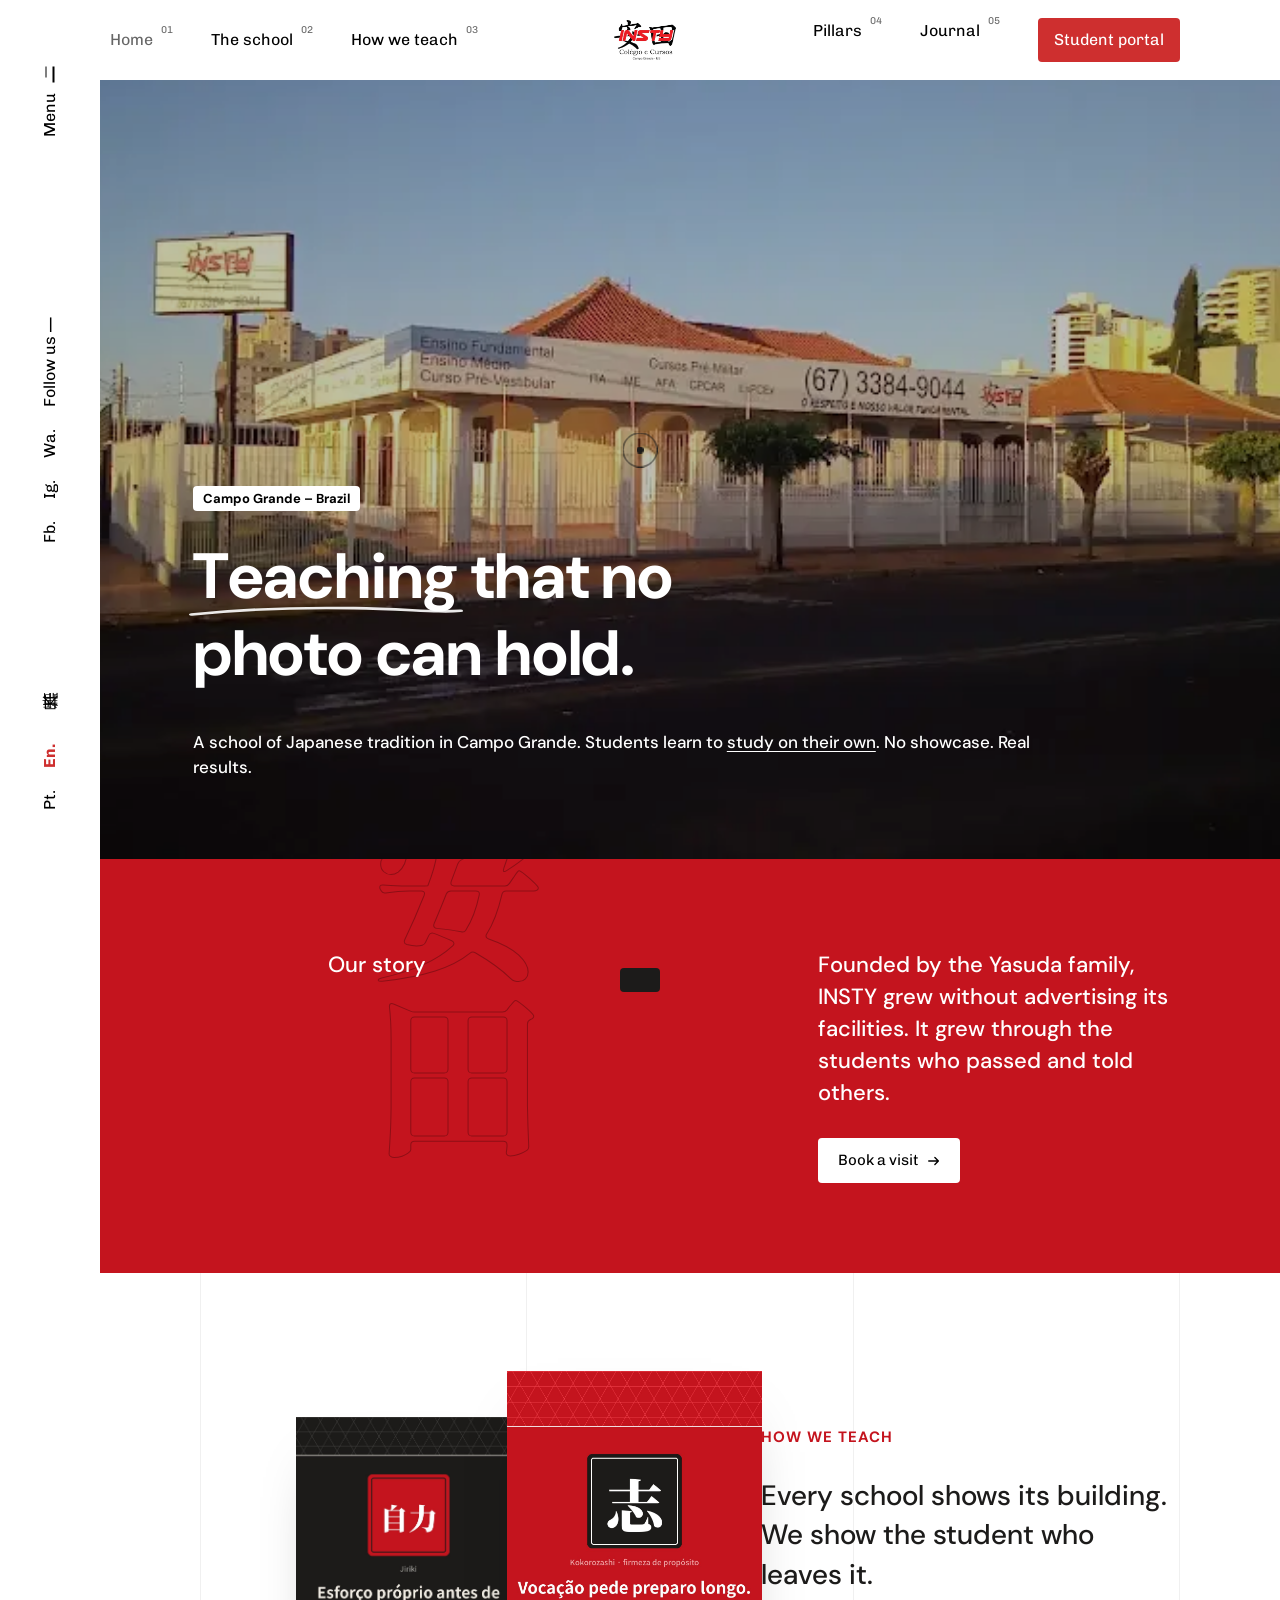
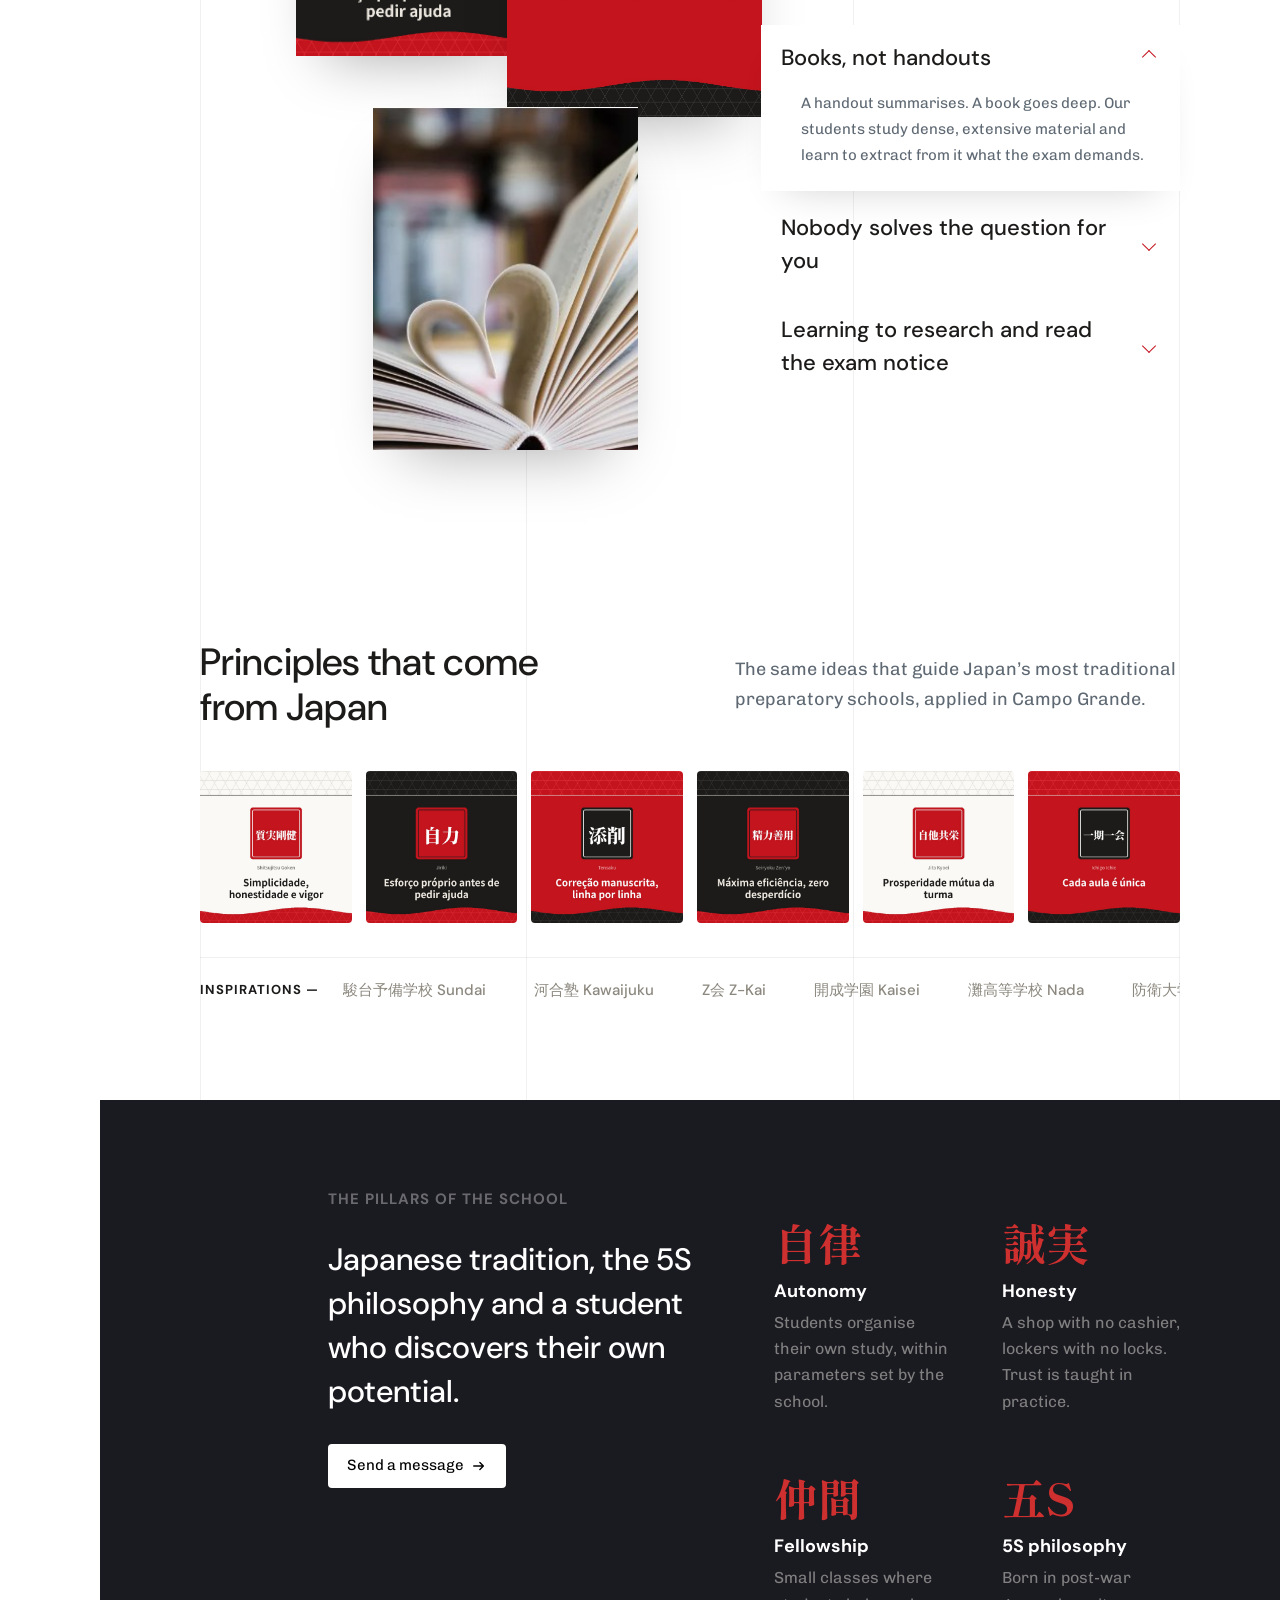
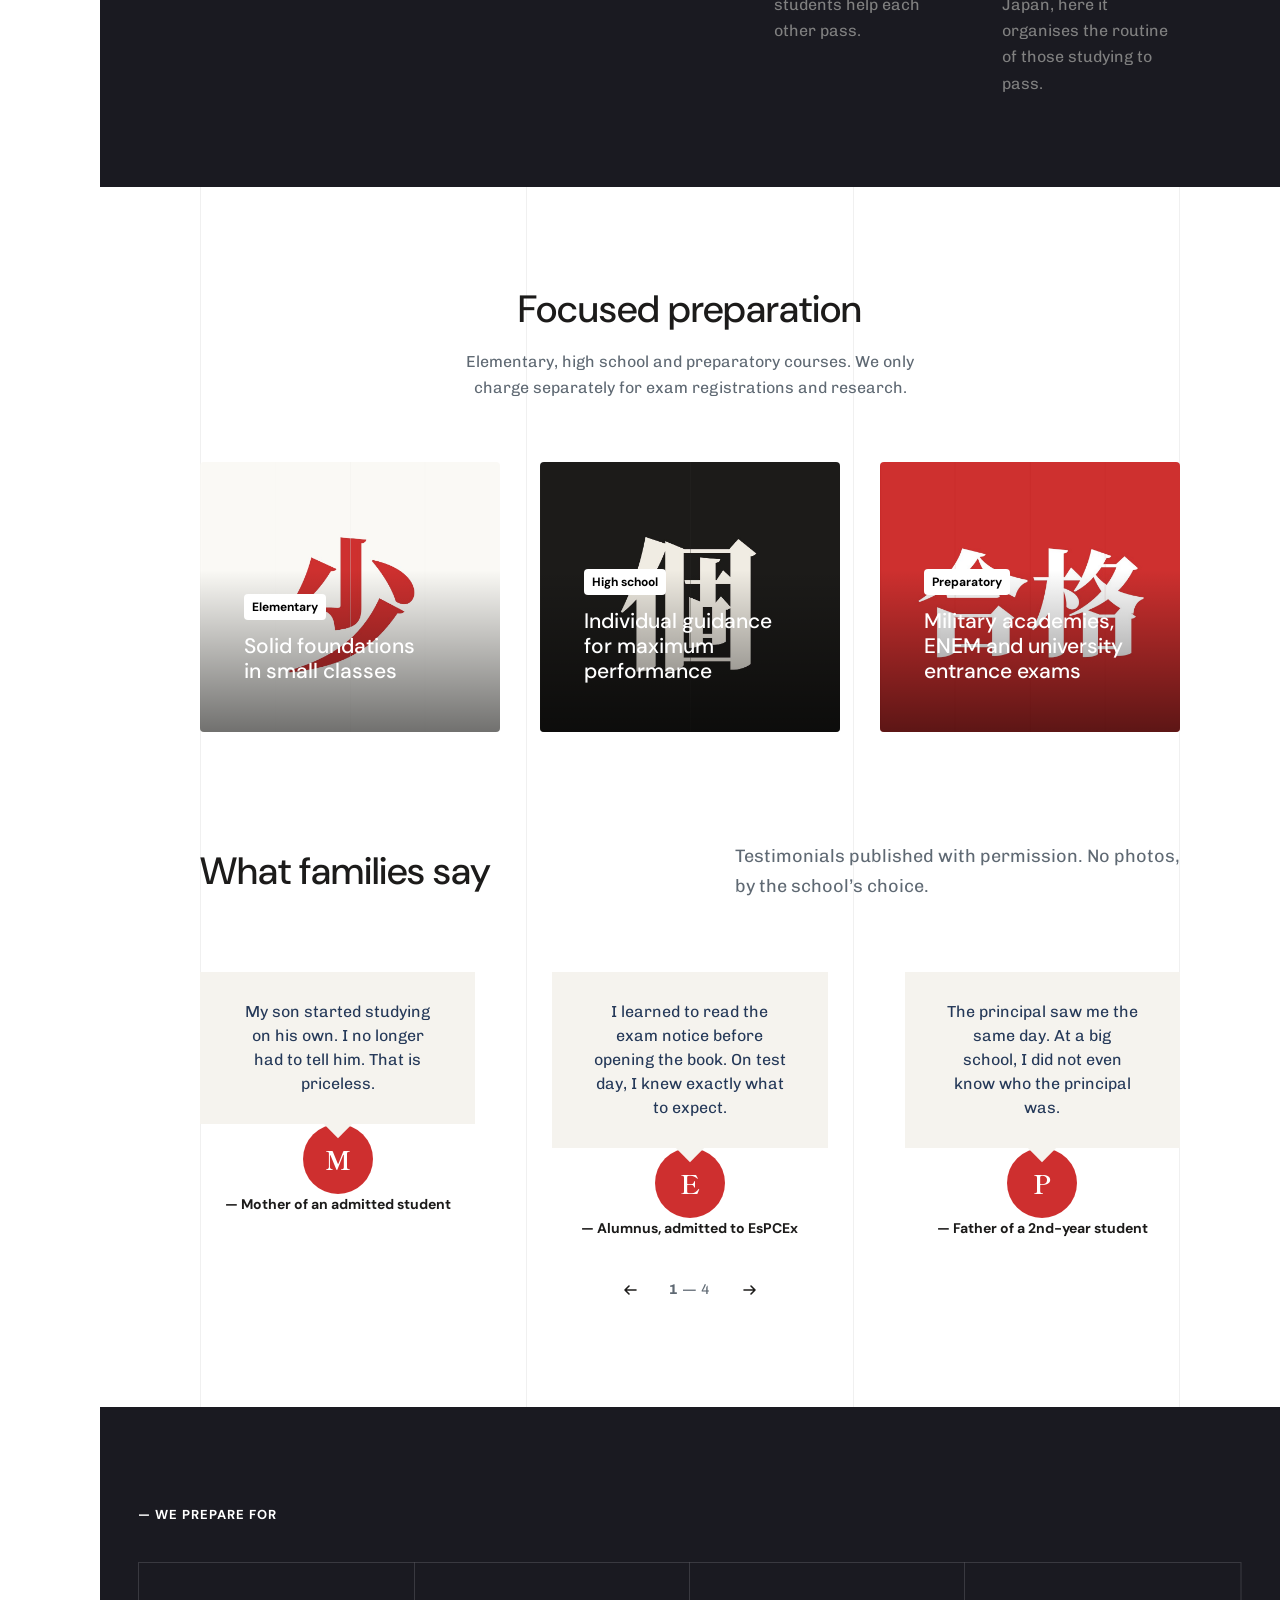
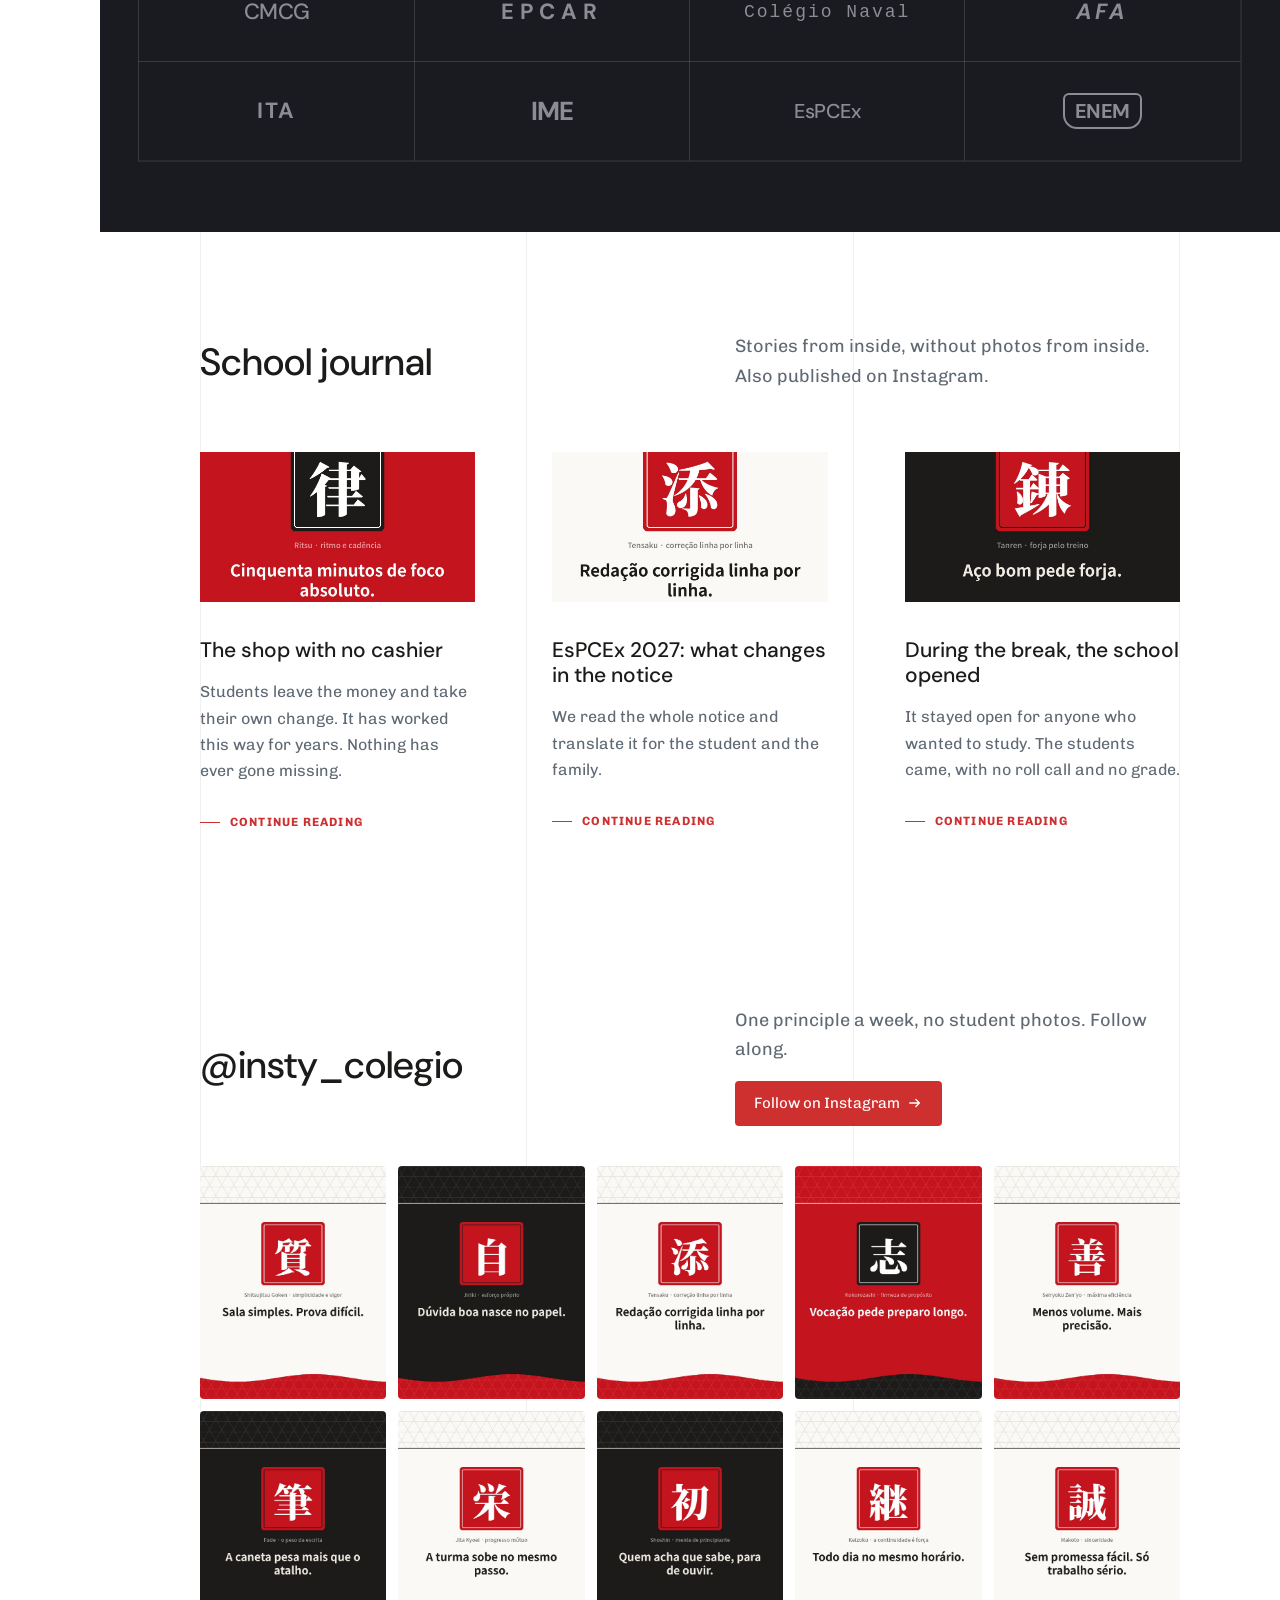
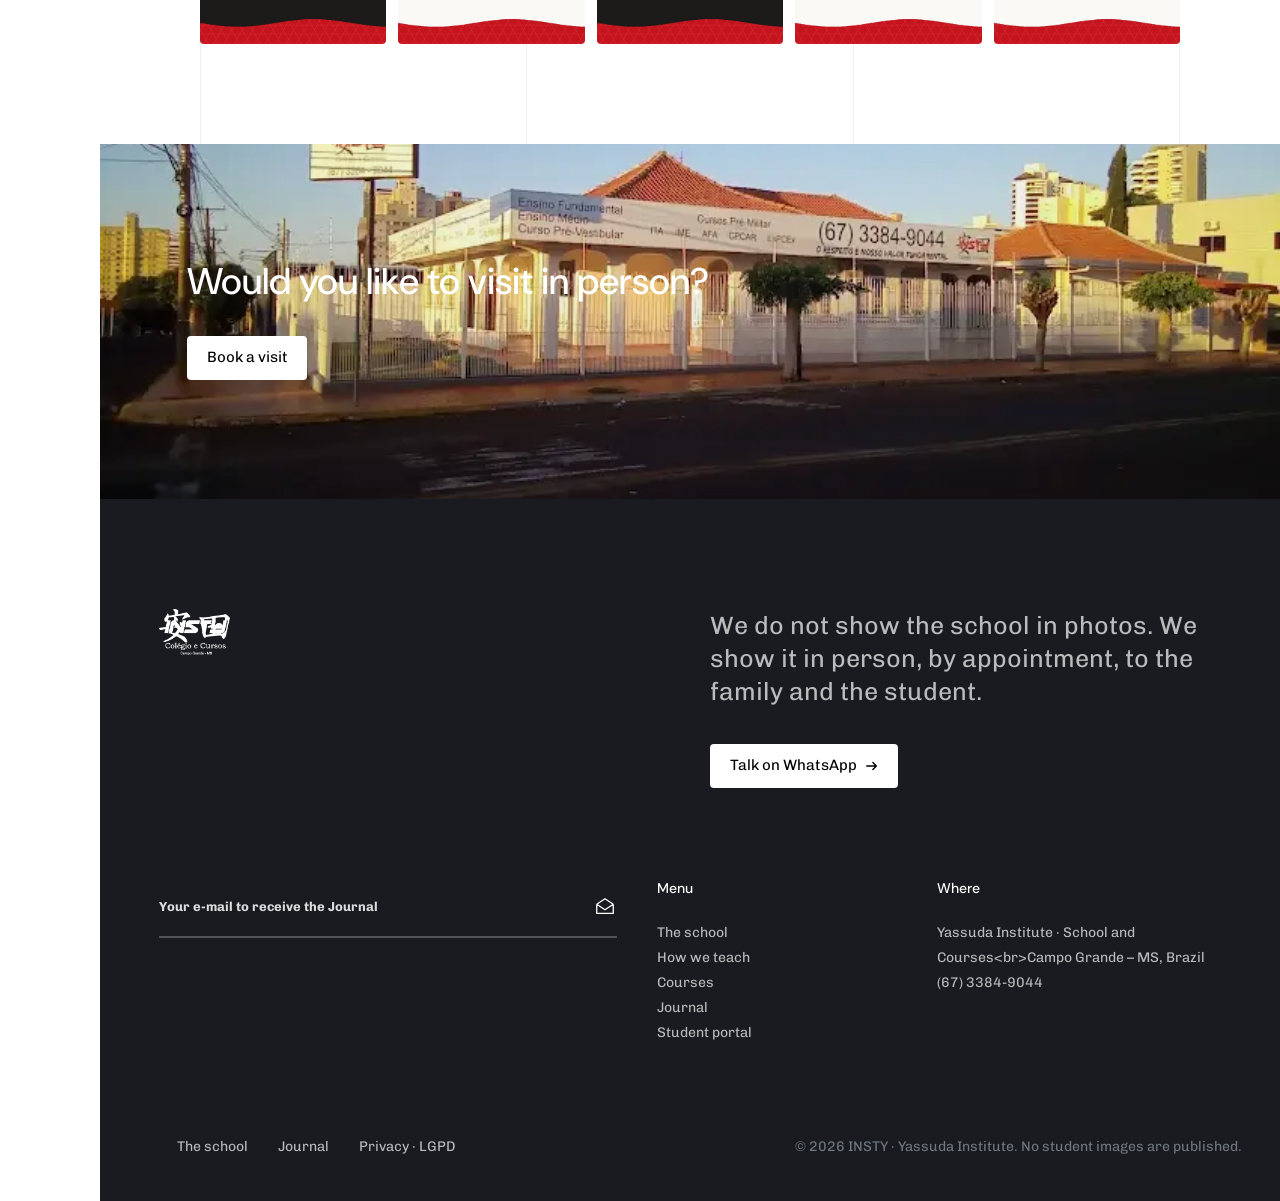
<file: index.html>
<!DOCTYPE html>
<html lang="pt-BR">
<head>
<meta charset="utf-8">
<meta name="viewport" content="width=device-width, initial-scale=1">
<title data-i18n="meta.title">INSTY · Instituto Yassuda — Ensino que não cabe em uma foto</title>
<meta name="description" data-i18n-content="meta.desc" content="Escola de tradição japonesa em Campo Grande – MS. Ensino Fundamental, Médio e preparatórios para EsPCEx, EPCAR, Colégio Naval, AFA, ITA, IME, ENEM e vestibulares.">
<meta name="theme-color" content="#CE2F2F">
<link rel="icon" href="assets/favicon.svg" type="image/svg+xml">
<link rel="preconnect" href="https://fonts.googleapis.com">
<link rel="preconnect" href="https://fonts.gstatic.com" crossorigin>
<link rel="stylesheet" href="https://fonts.googleapis.com/css2?family=Chivo:wght@400;700&family=DM+Sans:wght@500;700&family=DM+Serif+Text:ital@0;1&family=Noto+Sans+JP:wght@400;500;700&family=Shippori+Mincho+B1:wght@700;800&display=swap">
<link rel="stylesheet" href="css/style.css">
</head>
<body>

<!-- ===== cursor personalizado (desktop com mouse) ===== -->
<div class="cc" aria-hidden="true">
  <span class="cc__dot"></span>
  <span class="cc__ring"></span>
  <span class="cc__solid"><i>Arraste</i></span>
</div>

<!-- ===== barra lateral fixa ===== -->
<aside class="barra" aria-label="Barra lateral">
  <button type="button" class="barra__menu" id="abrirMenu" aria-controls="gaveta" aria-expanded="false" aria-label="Abrir o menu">
    <span class="barra__menu-ico"><i></i><i></i></span>
    <span class="barra__menu-tx" data-i18n="ui.menu">Menu</span>
  </button>
  <div class="barra__social">
    <a href="https://www.facebook.com/" target="_blank" rel="noopener">Fb.</a><a href="https://www.instagram.com/insty_colegio/" target="_blank" rel="noopener">Ig.</a><a href="https://wa.me/556733849044" target="_blank" rel="noopener">Wa.</a><span data-i18n="ui.siga">Siga —</span>
  </div>
  <div class="barra__lang" aria-label="Idioma">
    <a href="#" data-lang="pt" class="atual">Pt.</a><a href="#" data-lang="en">En.</a><a href="#" data-lang="ja">日本語</a>
  </div>
</aside>

<!-- ===== gaveta (menu lateral) ===== -->
<div class="gaveta" id="gaveta" aria-hidden="true">
  <div class="gaveta__fundo" data-fechar></div>
  <nav class="gaveta__painel" aria-label="Menu principal">
    <a class="gaveta__logo" href="#inicio" aria-label="Início"><img src="assets/img/logo.webp" alt="INSTY"></a>
    <button type="button" class="gaveta__fechar" data-fechar aria-label="Fechar o menu"><span></span><span></span></button>
    <ul class="gaveta__lista">
      <li><a href="#inicio" data-i18n="nav.inicio">Início</a></li>
      <li><a href="#historia" data-i18n="nav.escola">A escola</a></li>
      <li><a href="#metodo" data-i18n="nav.metodo">Como ensinamos</a></li>
      <li><a href="#pilares" data-i18n="nav.pilares">Pilares</a></li>
      <li><a href="#diario" data-i18n="nav.diario">Diário</a></li>
      <li><a href="#instagram">Instagram</a></li>
      <li><a href="#contato" data-i18n="nav.contato">Contato</a></li>
      <li><a href="app/" class="gaveta__portal" data-i18n="nav.portal">Portal do aluno</a></li>
    </ul>
    <div class="gaveta__rodape">
      <a href="https://wa.me/556733849044">(67) 3384-9044</a>
      <p data-i18n="ui.duvida">Tem uma dúvida? Estamos aqui para responder.</p>
      <div class="gaveta__lang"><a href="#" data-lang="pt">Português</a><a href="#" data-lang="en">English</a><a href="#" data-lang="ja">日本語</a></div>
    </div>
  </nav>
</div>

<!-- ===== cabeçalho ===== -->
<header class="topo" id="topo">
  <nav class="topo__nav topo__nav--esq" aria-label="Principal, esquerda">
    <a href="#inicio" class="atual"><span data-i18n="nav.inicio">Início</span><sup>01</sup></a>
    <a href="#historia"><span data-i18n="nav.escola">A escola</span><sup>02</sup></a>
    <a href="#metodo"><span data-i18n="nav.metodo">Como ensinamos</span><sup>03</sup></a>
  </nav>
  <a class="topo__logo" href="#inicio" aria-label="Início"><img src="assets/img/logo.webp" alt="INSTY Colégio e Cursos"></a>
  <nav class="topo__nav topo__nav--dir" aria-label="Principal, direita">
    <a href="#pilares"><span data-i18n="nav.pilares">Pilares</span><sup>04</sup></a>
    <a href="#diario"><span data-i18n="nav.diario">Diário</span><sup>05</sup></a>
    <a href="app/" class="topo__portal"><span data-i18n="nav.portal">Portal do aluno</span></a>
  </nav>
  <button type="button" class="topo__ham" id="abrirMenuMobile" aria-controls="gaveta" aria-expanded="false" aria-label="Abrir o menu"><i></i><i></i></button>
</header>

<main class="pagina">

<!-- 1. HERÓI -->
<section class="heroi" id="inicio" data-blob>
  <div class="heroi__fundo" style="background-image:url('assets/img/fachada.webp')"></div>
  <div class="heroi__veu"></div>
  <div class="heroi__conteudo">
    <span class="chip rv" data-rv data-i18n="hero.chip">Campo Grande – MS</span>
    <h1 class="heroi__titulo" data-split data-i18n-html="hero.titulo"><span class="sublinha">Ensino</span> que não cabe em uma foto.</h1>
    <p class="heroi__sub rv" data-rv style="--d:.5s" data-i18n-html="hero.sub">Escola de tradição japonesa em Campo Grande. O aluno aprende a <a href="#metodo">estudar sozinho</a>. Sem vitrine. Com resultado.</p>
  </div>
</section>

<!-- 2. NOSSA HISTÓRIA (faixa vermelha) -->
<section class="historia" id="historia">
  <span class="historia__marca" aria-hidden="true">安田</span>
  <div class="historia__grade">
    <h4 class="rv" data-rv data-i18n="hist.titulo">Nossa história</h4>
    <div class="rv" data-rv style="--d:.15s">
      <p data-i18n="hist.texto">Fundado pela família Yasuda, o INSTY cresceu sem propaganda de instalações. Cresceu pelos alunos que passaram e contaram.</p>
      <a class="btn" href="https://wa.me/556733849044" target="_blank" rel="noopener"><span data-i18n="ui.visita">Agendar uma visita</span> <svg viewBox="0 0 16 16"><use href="#seta"/></svg></a>
    </div>
  </div>
</section>

<!-- 3. COMO ENSINAMOS (colagem + acordeão) -->
<section class="sec solucoes linhas" id="metodo">
  <div class="solucoes__colagem" aria-hidden="true">
    <figure class="plx" data-plx="-0.08"><img src="assets/img/pr-2.jpg" alt="" loading="lazy"></figure>
    <figure class="plx" data-plx="0.10"><img src="assets/img/livro.jpg" alt="" loading="lazy" style="object-fit:cover;height:100%"></figure>
    <figure class="plx" data-plx="-0.16"><img src="assets/img/ig-kokoro.jpg" alt="" loading="lazy"></figure>
  </div>
  <div class="solucoes__texto">
    <h6 class="eyebrow eyebrow--azul rv" data-rv data-i18n="met.eyebrow">Como ensinamos</h6>
    <h2 class="t-28 rv" data-rv style="--d:.1s" data-i18n="met.titulo">Toda escola mostra o prédio. Nós mostramos o aluno que sai dele.</h2>
    <div class="acordeao rv" data-rv style="--d:.2s">
      <details open>
        <summary><h4 data-i18n="met.a1.t">Livros, não apostilas</h4><i class="acordeao__seta"></i></summary>
        <div class="acordeao__corpo"><p data-i18n="met.a1.p">A apostila resume. O livro aprofunda. Nossos alunos estudam com material denso e extenso, e aprendem a extrair dele o que a prova cobra.</p></div>
      </details>
      <details>
        <summary><h4 data-i18n="met.a2.t">Ninguém resolve a questão por você</h4><i class="acordeao__seta"></i></summary>
        <div class="acordeao__corpo"><p data-i18n="met.a2.p">Quando o professor vai ao quadro, ele não entrega a resposta: traz outro exemplo, outra pergunta. O aluno chega sozinho ao resultado, e por isso não esquece.</p></div>
      </details>
      <details>
        <summary><h4 data-i18n="met.a3.t">Aprender a pesquisar e a ler o edital</h4><i class="acordeao__seta"></i></summary>
        <div class="acordeao__corpo"><p data-i18n="met.a3.p">O aluno aprende a investigar o conteúdo, a entender o edital de cada concurso e a planejar o estudo pelas regras da prova que vai fazer.</p></div>
      </details>
    </div>
  </div>
</section>


<!-- 3b. PRINCÍPIOS (galeria de imagens) -->
<section class="sec principios linhas" id="principios">
  <header class="duas-col">
    <h2 class="t-38 rv" data-rv data-i18n="pri.titulo">Princípios que vêm do Japão</h2>
    <p class="t-18 rv" data-rv style="--d:.1s" data-i18n="pri.sub">As mesmas ideias que guiam as escolas preparatórias mais tradicionais do Japão, aplicadas em Campo Grande.</p>
  </header>
  <div class="principios__grade">
    <a class="prin rv" data-rv href="#metodo"><img src="assets/img/pr-1.jpg" alt="質実剛健" loading="lazy"><span data-i18n="pri.1">Simplicidade e vigor</span></a>
    <a class="prin rv" data-rv style="--d:.05s" href="#metodo"><img src="assets/img/pr-2.jpg" alt="自力" loading="lazy"><span data-i18n="pri.2">Esforço próprio</span></a>
    <a class="prin rv" data-rv style="--d:.1s" href="#metodo"><img src="assets/img/pr-3.jpg" alt="添削" loading="lazy"><span data-i18n="pri.3">Correção linha por linha</span></a>
    <a class="prin rv" data-rv style="--d:.15s" href="#metodo"><img src="assets/img/pr-4.jpg" alt="精力善用" loading="lazy"><span data-i18n="pri.4">Máxima eficiência</span></a>
    <a class="prin rv" data-rv style="--d:.2s" href="#metodo"><img src="assets/img/pr-5.jpg" alt="自他共栄" loading="lazy"><span data-i18n="pri.5">Progresso mútuo</span></a>
    <a class="prin rv" data-rv style="--d:.25s" href="#metodo"><img src="assets/img/pr-6.jpg" alt="一期一会" loading="lazy"><span data-i18n="pri.6">Cada aula é única</span></a>
  </div>
  <div class="inspira rv" data-rv>
    <span class="inspira__rotulo" data-i18n="pri.insp">Inspirações —</span>
    <div class="inspira__trilho"><div class="inspira__faixa">
      <span>駿台予備学校 Sundai</span><span>河合塾 Kawaijuku</span><span>Z会 Z-Kai</span><span>開成学園 Kaisei</span><span>灘高等学校 Nada</span><span>防衛大学校 NDA</span><span>Colégio Harmonia</span><span>CE Pioneiro</span>
      <span>駿台予備学校 Sundai</span><span>河合塾 Kawaijuku</span><span>Z会 Z-Kai</span><span>開成学園 Kaisei</span><span>灘高等学校 Nada</span><span>防衛大学校 NDA</span><span>Colégio Harmonia</span><span>CE Pioneiro</span>
    </div></div>
  </div>
</section>

<!-- 4. PILARES (bloco escuro) -->
<section class="servicos" id="pilares">
  <div class="servicos__texto">
    <h6 class="eyebrow eyebrow--clara rv" data-rv data-i18n="pil.eyebrow">Os pilares da escola</h6>
    <h3 class="t-31 rv" data-rv style="--d:.1s" data-i18n="pil.titulo">Tradição japonesa, filosofia 5S e um aluno que descobre o próprio potencial.</h3>
    <div class="rv" data-rv style="--d:.2s"><a class="btn" href="#contato"><span data-i18n="ui.mensagem">Enviar mensagem</span> <svg viewBox="0 0 16 16"><use href="#seta"/></svg></a></div>
  </div>
  <div class="servicos__grade">
    <article class="icone-box rv" data-rv><span class="icone-box__k" aria-hidden="true">自律</span><h3 data-i18n="pil.1.t">Autonomia</h3><p data-i18n="pil.1.p">O aluno organiza o próprio estudo, com parâmetros dados pela escola.</p></article>
    <article class="icone-box rv" data-rv style="--d:.1s"><span class="icone-box__k" aria-hidden="true">誠実</span><h3 data-i18n="pil.2.t">Honestidade</h3><p data-i18n="pil.2.p">Mercadinho sem caixa, armários sem cadeado. A confiança é ensinada na prática.</p></article>
    <article class="icone-box rv" data-rv style="--d:.15s"><span class="icone-box__k" aria-hidden="true">仲間</span><h3 data-i18n="pil.3.t">Companheirismo</h3><p data-i18n="pil.3.p">Turmas pequenas em que um ajuda o outro a passar.</p></article>
    <article class="icone-box rv" data-rv style="--d:.25s"><span class="icone-box__k" aria-hidden="true">五S</span><h3 data-i18n="pil.4.t">Filosofia 5S</h3><p data-i18n="pil.4.p">Nascida no Japão do pós-guerra, organiza aqui a rotina de quem estuda para passar.</p></article>
  </div>
</section>

<!-- 5. SEGMENTOS (cartões que viram) -->
<section class="sec especialistas linhas" id="cursos">
  <header class="centro">
    <h2 class="t-38 rv" data-rv data-i18n="seg.titulo">Preparação focada</h2>
    <p class="rv" data-rv style="--d:.1s" data-i18n="seg.sub">Ensino Fundamental, Médio e preparatórios. Cobramos à parte apenas inscrições, vestibulares e pesquisas.</p>
  </header>
  <div class="flips" data-cursor="explorar">
    <article class="flip rv" data-rv>
      <div class="flip__inner">
        <div class="flip__face flip__frente" style="background-image:url('assets/img/p-fundamental.jpg')">
          <span class="chip chip--sm" data-i18n="seg.1.chip">Fundamental</span>
          <h5><span data-i18n="seg.1.a">Base sólida</span> <span data-i18n="seg.1.b">com turmas pequenas</span></h5>
        </div>
        <div class="flip__face flip__verso"><a class="btn" href="https://wa.me/556733849044" target="_blank" rel="noopener"><span data-i18n="ui.visita">Agendar uma visita</span> <svg viewBox="0 0 16 16"><use href="#seta"/></svg></a></div>
      </div>
    </article>
    <article class="flip rv" data-rv style="--d:.1s">
      <div class="flip__inner">
        <div class="flip__face flip__frente" style="background-image:url('assets/img/p-medio.jpg')">
          <span class="chip chip--sm" data-i18n="seg.2.chip">Ensino Médio</span>
          <h5><span data-i18n="seg.2.a">Orientação individual</span> <span data-i18n="seg.2.b">para rendimento máximo</span></h5>
        </div>
        <div class="flip__face flip__verso"><a class="btn" href="https://wa.me/556733849044" target="_blank" rel="noopener"><span data-i18n="ui.visita">Agendar uma visita</span> <svg viewBox="0 0 16 16"><use href="#seta"/></svg></a></div>
      </div>
    </article>
    <article class="flip rv" data-rv style="--d:.2s">
      <div class="flip__inner">
        <div class="flip__face flip__frente" style="background-image:url('assets/img/p-prep.jpg')">
          <span class="chip chip--sm" data-i18n="seg.3.chip">Preparatórios</span>
          <h5><span data-i18n="seg.3.a">EsPCEx, EPCAR, AFA, ITA, IME,</span> <span data-i18n="seg.3.b">Colégio Naval, ENEM e vestibulares</span></h5>
        </div>
        <div class="flip__face flip__verso"><a class="btn" href="https://wa.me/556733849044" target="_blank" rel="noopener"><span data-i18n="ui.visita">Agendar uma visita</span> <svg viewBox="0 0 16 16"><use href="#seta"/></svg></a></div>
      </div>
    </article>
  </div>
</section>

<!-- 6. DEPOIMENTOS -->
<section class="sec depoimentos linhas">
  <header class="duas-col">
    <h2 class="t-38 rv" data-rv data-i18n="dep.titulo">O que as famílias dizem</h2>
    <p class="t-18 rv" data-rv style="--d:.1s" data-i18n="dep.sub">Depoimentos publicados com autorização. Sem fotos, por escolha da escola.</p>
  </header>
  <div class="carrossel" id="depoimentos" data-cursor="arrastar">
    <div class="carrossel__trilho">
      <article class="depo"><div class="depo__balao"><p data-i18n="dep.1.p">Meu filho passou a estudar sozinho. Eu não precisei mais mandar. Isso não tem preço.</p></div><span class="depo__ini">M</span><h3 data-i18n="dep.1.a">— Mãe de aluno aprovado</h3></article>
      <article class="depo"><div class="depo__balao"><p data-i18n="dep.2.p">Aprendi a ler o edital antes de abrir o livro. Na prova, eu sabia exatamente o que esperar.</p></div><span class="depo__ini">E</span><h3 data-i18n="dep.2.a">— Ex-aluno, aprovado na EsPCEx</h3></article>
      <article class="depo"><div class="depo__balao"><p data-i18n="dep.3.p">A direção me atendeu no mesmo dia. Em escola grande, eu nem sabia quem era o diretor.</p></div><span class="depo__ini">P</span><h3 data-i18n="dep.3.a">— Pai de aluna do 2º ano</h3></article>
      <article class="depo"><div class="depo__balao"><p data-i18n="dep.4.p">No recesso a escola ficou aberta e minha filha pediu para ir. Eu não acreditei.</p></div><span class="depo__ini">M</span><h3 data-i18n="dep.4.a">— Mãe de aluna do 3º ano</h3></article>
    </div>
    <div class="carrossel__nav">
      <button type="button" class="carrossel__seta" data-dir="-1" aria-label="Anterior"><svg viewBox="0 0 16 16"><use href="#seta"/></svg></button>
      <span class="carrossel__pag"><b data-pag-atual>1</b> — <span data-pag-total>4</span></span>
      <button type="button" class="carrossel__seta" data-dir="1" aria-label="Próximo"><svg viewBox="0 0 16 16"><use href="#seta"/></svg></button>
    </div>
  </div>
</section>

<!-- 7. CONCURSOS -->
<section class="parceiros">
  <h6 class="eyebrow eyebrow--branca rv" data-rv data-i18n="con.eyebrow">— Preparamos para</h6>
  <ul class="parceiros__grade rv" data-rv style="--d:.1s" aria-label="Concursos">
    <li><span class="marca-tx">CMCG</span></li>
    <li><span class="marca-tx marca-tx--wide">EPCAR</span></li>
    <li><span class="marca-tx marca-tx--mono">Colégio Naval</span></li>
    <li><span class="marca-tx marca-tx--ital">AFA</span></li>
    <li><span class="marca-tx marca-tx--bold">ITA</span></li>
    <li><span class="marca-tx marca-tx--heavy">IME</span></li>
    <li><span class="marca-tx marca-tx--light">EsPCEx</span></li>
    <li><span class="marca-tx marca-tx--shield">ENEM</span></li>
  </ul>
</section>

<!-- 8. DIÁRIO -->
<section class="sec posts linhas" id="diario">
  <header class="duas-col">
    <h2 class="t-38 rv" data-rv data-i18n="dia.titulo">Diário da escola</h2>
    <p class="t-18 rv" data-rv style="--d:.1s" data-i18n="dia.sub">Histórias de dentro, sem fotos de dentro. Publicadas também no Instagram.</p>
  </header>
  <div class="posts__grade">
    <article class="post rv" data-rv>
      <a class="post__img" href="#"><img src="assets/img/ig-ritsu.jpg" alt="" loading="lazy"></a>
      <h2><a href="#" data-i18n="dia.1.t">O mercadinho sem caixa</a></h2>
      <p data-i18n="dia.1.p">O aluno deixa o dinheiro e pega o próprio troco. Há anos funciona assim. Nunca faltou nada.</p>
      <a class="ler" href="#" data-i18n="ui.ler">Continuar lendo</a>
    </article>
    <article class="post rv" data-rv style="--d:.1s">
      <a class="post__img" href="#"><img src="assets/img/ig-ten.jpg" alt="" loading="lazy"></a>
      <h2><a href="#" data-i18n="dia.2.t">EsPCEx 2027: o que muda no edital</a></h2>
      <p data-i18n="dia.2.p">Lemos o edital inteiro e traduzimos para o aluno e para a família.</p>
      <a class="ler" href="#" data-i18n="ui.ler">Continuar lendo</a>
    </article>
    <article class="post rv" data-rv style="--d:.2s">
      <a class="post__img" href="#"><img src="assets/img/ig-tan.jpg" alt="" loading="lazy"></a>
      <h2><a href="#" data-i18n="dia.3.t">No recesso, a escola abriu</a></h2>
      <p data-i18n="dia.3.p">Ficou aberta para quem quisesse estudar. Os alunos vieram, sem chamada e sem nota.</p>
      <a class="ler" href="#" data-i18n="ui.ler">Continuar lendo</a>
    </article>
  </div>
</section>


<!-- 8b. INSTAGRAM -->
<section class="sec instagram linhas" id="instagram">
  <header class="duas-col">
    <h2 class="t-38 rv" data-rv data-i18n="ig.titulo">@insty_colegio</h2>
    <div class="rv" data-rv style="--d:.1s"><p class="t-18" data-i18n="ig.sub">Um princípio por semana, sem fotos de alunos. Siga para acompanhar.</p><a class="btn btn--vermelho btn--inline" href="https://www.instagram.com/insty_colegio/" target="_blank" rel="noopener"><span data-i18n="ig.seguir">Seguir no Instagram</span> <svg viewBox="0 0 16 16"><use href="#seta"/></svg></a></div>
  </header>
  <div class="instagram__grade">
    <a class="ig rv" data-rv style="--d:0.00s" href="https://www.instagram.com/insty_colegio/" target="_blank" rel="noopener"><img src="assets/img/ig-shitsu.jpg" alt="" loading="lazy"></a>
    <a class="ig rv" data-rv style="--d:0.04s" href="https://www.instagram.com/insty_colegio/" target="_blank" rel="noopener"><img src="assets/img/ig-ji.jpg" alt="" loading="lazy"></a>
    <a class="ig rv" data-rv style="--d:0.08s" href="https://www.instagram.com/insty_colegio/" target="_blank" rel="noopener"><img src="assets/img/ig-ten.jpg" alt="" loading="lazy"></a>
    <a class="ig rv" data-rv style="--d:0.12s" href="https://www.instagram.com/insty_colegio/" target="_blank" rel="noopener"><img src="assets/img/ig-kokoro.jpg" alt="" loading="lazy"></a>
    <a class="ig rv" data-rv style="--d:0.16s" href="https://www.instagram.com/insty_colegio/" target="_blank" rel="noopener"><img src="assets/img/ig-zen.jpg" alt="" loading="lazy"></a>
    <a class="ig rv" data-rv style="--d:0.20s" href="https://www.instagram.com/insty_colegio/" target="_blank" rel="noopener"><img src="assets/img/ig-fude.jpg" alt="" loading="lazy"></a>
    <a class="ig rv" data-rv style="--d:0.24s" href="https://www.instagram.com/insty_colegio/" target="_blank" rel="noopener"><img src="assets/img/ig-ei.jpg" alt="" loading="lazy"></a>
    <a class="ig rv" data-rv style="--d:0.28s" href="https://www.instagram.com/insty_colegio/" target="_blank" rel="noopener"><img src="assets/img/ig-sho.jpg" alt="" loading="lazy"></a>
    <a class="ig rv" data-rv style="--d:0.32s" href="https://www.instagram.com/insty_colegio/" target="_blank" rel="noopener"><img src="assets/img/ig-kei.jpg" alt="" loading="lazy"></a>
    <a class="ig rv" data-rv style="--d:0.36s" href="https://www.instagram.com/insty_colegio/" target="_blank" rel="noopener"><img src="assets/img/ig-makoto.jpg" alt="" loading="lazy"></a>
  </div>
</section>

<!-- 9. CHAMADA (faixa com imagem) -->
<section class="chamada" id="contato" data-blob>
  <div class="chamada__fundo" style="background-image:url('assets/img/fachada.webp')"></div>
  <div class="chamada__conteudo">
    <h2 class="rv" data-rv data-i18n="cha.titulo">Quer conhecer pessoalmente?</h2>
    <div class="rv" data-rv style="--d:.1s"><a class="btn" href="https://wa.me/556733849044" target="_blank" rel="noopener" data-i18n="ui.visita">Agendar uma visita</a></div>
  </div>
</section>

</main>

<!-- ===== rodapé ===== -->
<footer class="rodape">
  <div class="rodape__topo">
    <a class="rodape__logo" href="#inicio" aria-label="Início"><img src="assets/img/logo.webp" alt="INSTY"></a>
    <div>
      <p class="rodape__chamada" data-i18n="rod.chamada">Não mostramos a escola em fotos. Mostramos ao vivo, com hora marcada, para a família e para o aluno.</p>
      <a class="btn" href="https://wa.me/556733849044" target="_blank" rel="noopener"><span data-i18n="ui.whats">Falar pelo WhatsApp</span> <svg viewBox="0 0 16 16"><use href="#seta"/></svg></a>
    </div>
  </div>
  <div class="rodape__meio">
    <form class="rodape__news" id="newsForm">
      <label class="sr" for="newsEmail" data-i18n="rod.email">Seu e-mail</label>
      <input id="newsEmail" type="email" data-i18n-placeholder="rod.emailph" placeholder="Seu e-mail para receber o Diário" autocomplete="email">
      <button type="submit" aria-label="Assinar"><svg viewBox="0 0 24 24"><path d="M3 9l9 6 9-6M3 9v10h18V9M3 9l9-6 9 6"/></svg></button>
    </form>
    <nav aria-label="Menu do rodapé"><h3 data-i18n="ui.menu">Menu</h3><a href="#historia" data-i18n="nav.escola">A escola</a><a href="#metodo" data-i18n="nav.metodo">Como ensinamos</a><a href="#cursos" data-i18n="nav.cursos">Cursos</a><a href="#diario" data-i18n="nav.diario">Diário</a><a href="app/" data-i18n="nav.portal">Portal do aluno</a></nav>
    <div><h3 data-i18n="rod.onde">Onde</h3><p data-i18n="rod.end">Instituto Yassuda · Colégio e Cursos<br>Campo Grande – MS</p><p>(67) 3384-9044</p></div>
  </div>
  <div class="rodape__base">
    <nav aria-label="Links do rodapé"><a href="#historia" data-i18n="nav.escola">A escola</a><a href="#diario" data-i18n="nav.diario">Diário</a><a href="#" data-i18n="rod.lgpd">Privacidade · LGPD</a></nav>
    <p data-i18n="rod.copy">© 2026 INSTY · Instituto Yassuda. Nenhuma imagem de aluno é publicada.</p>
  </div>
</footer>

<!-- ===== PORTAL DO ALUNO (modal) ===== -->
<div class="portal" id="portal" aria-hidden="true" role="dialog" aria-modal="true" aria-labelledby="portalTitulo">
  <div class="portal__fundo" data-portal-fechar></div>
  <div class="portal__caixa">
    <button type="button" class="portal__fechar" data-portal-fechar aria-label="Fechar"><span></span><span></span></button>
    <div class="portal__lado">
      <span class="portal__kanji" aria-hidden="true">学</span>
      <h2 id="portalTitulo" data-i18n="por.titulo">Portal do aluno</h2>
      <p data-i18n="por.sub">Aulas, simulados, agenda e boletim. A família acompanha pela área dos pais.</p>
      <div class="portal__lang" aria-label="Idioma">
        <button type="button" data-lang="pt">Português</button><button type="button" data-lang="en">English</button><button type="button" data-lang="ja">日本語</button>
      </div>
    </div>
    <form class="portal__form" id="portalForm">
      <div class="portal__abas" role="tablist">
        <button type="button" class="atual" data-perfil="aluno" data-i18n="por.aluno">Aluno</button>
        <button type="button" data-perfil="pais" data-i18n="por.pais">Responsável</button>
        <button type="button" data-perfil="coord" data-i18n="por.coord">Coordenação</button>
      </div>
      <label for="pUser" data-i18n="por.user">Usuário ou e-mail</label>
      <input id="pUser" type="text" autocomplete="username" required>
      <label for="pPass" data-i18n="por.senha">Senha</label>
      <input id="pPass" type="password" autocomplete="current-password" required>
      <button class="btn btn--vermelho" type="submit"><span data-i18n="por.entrar">Entrar</span> <svg viewBox="0 0 16 16"><use href="#seta"/></svg></button>
      <a href="#" class="portal__esqueci" data-i18n="por.esqueci">Esqueci a senha</a>
      <p class="portal__aviso" data-i18n="por.aviso">Acesso fornecido pela coordenação. Dados protegidos conforme a LGPD.</p>
    </form>
  </div>
</div>
<div class="toast" id="toast" role="status" aria-live="polite"></div>

<svg width="0" height="0" style="position:absolute" aria-hidden="true">
  <defs>
    <symbol id="seta" viewBox="0 0 16 16"><path d="M2 8h11M9 4l4 4-4 4" fill="none" stroke="currentColor" stroke-width="1.6" stroke-linecap="round" stroke-linejoin="round"/></symbol>
  </defs>
</svg>

<script src="js/i18n.js"></script>
<script src="js/main.js" defer></script>
<script src="js/cms.js" defer></script>
</body>
</html>
</file>
<file: css/style.css>
/* ============================================================
   Projeto INSTY — base do site institucional
   Reconstrução fiel do layout "Asymmetric Business" em CSS próprio.
   Medidas de referência tomadas a 1905px de largura de janela.
   ============================================================ */

:root{
  --bar: 100px;                 /* barra lateral fixa (desktop) */
  --topo: 80px;                 /* altura do cabeçalho */
  --gutter: clamp(24px, 7.8vw, 150px);   /* 150px a 1905px */
  --cor-texto: #5F6973;         /* corpo */
  --cor-titulo: #1C2226;        /* títulos */
  --cor-preto: #000;
  --cor-vermelho: #C10909;      /* faixa "Nossa história" */
  --cor-acento: #CE2F2F;        /* links "continuar lendo", blob do cursor, fundo dos cartões */
  --cor-azul: #0152C5;          /* eyebrow azul */
  --cor-navy: #0F144E;          /* verso dos cartões */
  --cor-cursor: #20264C;        /* cursor */
  --cor-escuro: #1A1A21;        /* bloco de serviços / parceiros */
  --cor-rodape: #1A1B20;
  --cor-lavanda: #F1F2FA;       /* balão dos depoimentos */
  --linha: rgba(0,0,0,.06);
  --f-corpo: "Chivo", system-ui, sans-serif;
  --f-titulo: "DM Sans", system-ui, sans-serif;
  --f-serif: "DM Serif Text", Georgia, serif;
  --ease: cubic-bezier(.16,1,.3,1);
  --ease-io: cubic-bezier(.65,0,.35,1);
}

*,*::before,*::after{ box-sizing:border-box; }
html{ scroll-behavior:smooth; -webkit-text-size-adjust:100%; }
html,body{ overflow-x:clip; }
body{ margin:0; background:#fff; color:var(--cor-texto); font:400 16px/1.65 var(--f-corpo); -webkit-font-smoothing:antialiased; }
img{ max-width:100%; height:auto; display:block; }
a{ color:inherit; text-decoration:none; }
h1,h2,h3,h4,h5,h6{ margin:0; font-family:var(--f-titulo); font-weight:500; color:var(--cor-titulo); line-height:1.2; }
p{ margin:0; }
.sr{ position:absolute!important; width:1px; height:1px; overflow:hidden; clip:rect(0 0 0 0); white-space:nowrap; }
body.tem-mouse, body.tem-mouse a, body.tem-mouse button, body.tem-mouse summary{ cursor:none; }

/* ---------- tipografia utilitária ---------- */
.t-18{ font-size:18px; line-height:1.66; }
.t-28{ font-size:28px; line-height:1.42; }
.t-31{ font-size:31px; line-height:1.42; }
.t-38{ font-size:38px; line-height:1.2; }
.eyebrow{ font:700 15px/1.2 var(--f-titulo); letter-spacing:1px; text-transform:uppercase; color:var(--cor-titulo); }
.eyebrow--azul{ color:var(--cor-azul); }
.eyebrow--clara{ color:rgba(255,255,255,.35); }
.eyebrow--branca{ color:#fff; font-size:13px; }
.chip{ display:inline-block; padding:6px 10px; border-radius:4px; background:#fff; font:700 13px/1 var(--f-titulo); color:#000; }
.chip--sm{ padding:7px 8px; font-size:12px; }

/* ---------- botões ---------- */
.btn{ display:inline-flex; align-items:center; gap:8px; padding:12.75px 19.5px; border-radius:4px; background:#fff; color:#000; font:400 15px/1.25 var(--f-corpo); border:0; position:relative; overflow:hidden; isolation:isolate; transition:color .35s var(--ease), transform .35s var(--ease); }
.btn::before{ content:""; position:absolute; inset:0; z-index:-1; background:var(--cor-acento); transform:scaleX(0); transform-origin:right; transition:transform .5s var(--ease); }
.btn svg{ width:14px; height:14px; transition:transform .35s var(--ease); }
.btn:hover{ color:#fff; }
.btn:hover::before{ transform:scaleX(1); transform-origin:left; }
.btn:hover svg{ transform:translateX(4px); }
.btn:focus-visible{ outline:2px solid var(--cor-acento); outline-offset:3px; }

/* ---------- cursor ---------- */
.cc{ display:none; }
body.tem-mouse .cc{ display:block; }
.cc > span{ position:fixed; left:0; top:0; pointer-events:none; border-radius:50%; transform:translate(-50%,-50%); will-change:transform; }
.cc__dot{ width:7px; height:7px; background:var(--cor-cursor); z-index:1101; transition:opacity .2s, width .3s var(--ease), height .3s var(--ease); }
.cc__ring{ width:35px; height:35px; border:1px solid var(--cor-cursor); z-index:1100; transition:width .35s var(--ease), height .35s var(--ease), opacity .3s, border-color .3s; }
.cc.link .cc__ring{ width:52px; height:52px; }
.cc.escuro .cc__dot{ background:#fff; } .cc.escuro .cc__ring{ border-color:#fff; }
.cc__solid{ width:86px; height:86px; background:#fff; z-index:1200; display:grid; place-items:center; opacity:0; transform:translate(-50%,-50%) scale(.4); transition:opacity .3s var(--ease), transform .4s var(--ease); box-shadow:0 10px 30px -10px rgba(0,0,0,.25); }
.cc__solid i{ font:400 13px/1 var(--f-corpo); color:#000; font-style:normal; }
.cc.solid .cc__solid{ opacity:1; transform:translate(-50%,-50%) scale(1); }
.cc.solid .cc__dot,.cc.solid .cc__ring{ opacity:0; }
.cc.blob .cc__dot{ background:#fff; } .cc.blob .cc__ring{ border-color:#fff; }
/* bolha vermelha dentro das seções com foto: fica atrás do texto e à frente da imagem */
.blob{ position:absolute; left:0; top:0; width:390px; height:390px; border-radius:50%; background:var(--cor-acento); opacity:0; pointer-events:none; z-index:1; transform:translate(-50%,-50%) scale(.2); transition:opacity .5s var(--ease); will-change:transform; }
[data-blob].blob-on .blob{ opacity:.88; }

/* ---------- barra lateral ---------- */
.barra{ position:fixed; left:0; top:0; bottom:0; width:var(--bar); z-index:60; display:flex; flex-direction:column; align-items:center; justify-content:space-between; padding:70px 0 90px; background:#fff; }
.barra__menu{ display:flex; flex-direction:column; align-items:center; gap:14px; border:0; background:none; padding:0; color:#000; }
.barra__menu-tx{ writing-mode:vertical-rl; transform:rotate(180deg); font:400 16px/1 var(--f-corpo); }
.barra__menu-ico{ display:flex; flex-direction:column; gap:6px; width:16px; transform:rotate(90deg); }
.barra__menu-ico i{ display:block; height:1.5px; background:#000; transition:transform .4s var(--ease), width .4s var(--ease); }
.barra__menu-ico i:last-child{ width:70%; }
.barra__menu:hover .barra__menu-ico i:last-child{ width:100%; }
.barra__social,.barra__lang{ display:flex; flex-direction:column-reverse; align-items:center; gap:22px; }
.barra__social a,.barra__social span,.barra__lang a{ writing-mode:vertical-rl; transform:rotate(180deg); font:400 16px/1 var(--f-corpo); color:#000; }
.barra__social span{ color:#000; }
.barra__social a:hover,.barra__lang a:hover{ color:var(--cor-acento); }

/* ---------- gaveta ---------- */
.gaveta{ position:fixed; inset:0; z-index:200; visibility:hidden; }
.gaveta[aria-hidden="false"]{ visibility:visible; }
.gaveta__fundo{ position:absolute; inset:0; background:rgba(0,0,0,.2); opacity:0; transition:opacity .5s var(--ease); }
.gaveta[aria-hidden="false"] .gaveta__fundo{ opacity:1; }
.gaveta__painel{ position:absolute; left:0; top:0; bottom:0; width:350px; max-width:88vw; background:#fff; box-shadow:0 0 50px rgba(0,0,0,.15); padding:60px 50px 50px; display:flex; flex-direction:column; transform:translateX(-100%); transition:transform .7s var(--ease); }
.gaveta[aria-hidden="false"] .gaveta__painel{ transform:none; }
.gaveta__logo svg{ width:34px; height:24px; color:var(--cor-cursor); }
.gaveta__fechar{ position:absolute; right:22px; top:22px; width:40px; height:40px; border:0; background:none; }
.gaveta__fechar span{ position:absolute; left:10px; top:19px; width:20px; height:1.5px; background:#000; transform:rotate(45deg); } .gaveta__fechar span:last-child{ transform:rotate(-45deg); }
.gaveta__lista{ list-style:none; margin:120px 0 0; padding:0; display:flex; flex-direction:column; gap:10px; }
.gaveta__lista a{ font:400 32px/1.5 var(--f-corpo); color:#000; display:inline-block; opacity:0; transform:translateX(-20px); transition:opacity .6s var(--ease), transform .6s var(--ease), color .3s; transition-delay:calc(.15s + var(--i,0) * .06s); }
.gaveta[aria-hidden="false"] .gaveta__lista a{ opacity:1; transform:none; }
.gaveta__lista a:hover{ color:rgba(0,0,0,.4); }
.gaveta__rodape{ margin-top:auto; font-size:13px; line-height:1.6; color:var(--cor-texto); }
.gaveta__rodape a{ display:block; color:#000; font-size:14px; margin-bottom:4px; }

/* ---------- cabeçalho ---------- */
.topo{ position:absolute; left:0; right:0; top:0; height:var(--topo); z-index:50; display:grid; grid-template-columns:1fr auto 1fr; align-items:center; padding:0 var(--gutter) 0 calc(var(--bar) + 10px); transition:opacity .4s var(--ease), transform .5s var(--ease); }
.topo.some{ opacity:0; transform:translateY(-10px); pointer-events:none; }
.topo__nav{ display:flex; gap:38px; }
.topo__nav--dir{ justify-content:flex-end; }
.topo__nav a{ font:400 16px/1.65 var(--f-corpo); color:#000; position:relative; transition:color .3s; }
.topo__nav a.atual{ color:rgba(0,0,0,.6); }
.topo__nav a:hover{ color:rgba(0,0,0,.6); }
.topo__nav sup{ font-size:10px; line-height:1; color:rgba(0,0,0,.6); margin-left:8px; vertical-align:top; position:relative; top:-2px; }
.topo__logo svg{ width:34px; height:24px; color:var(--cor-cursor); display:block; }
.topo__ham{ display:none; width:44px; height:44px; border:0; background:none; justify-self:end; flex-direction:column; justify-content:center; gap:6px; align-items:flex-end; }
.topo__ham i{ display:block; width:22px; height:1.5px; background:#000; } .topo__ham i:last-child{ width:16px; }

/* ---------- página: deslocada pela barra ---------- */
.pagina{ margin-left:var(--bar); }
.sec{ position:relative; padding:100px var(--gutter); }
/* linhas verticais de grade (4 colunas) */
.linhas::before{ content:""; position:absolute; inset:0 var(--gutter); pointer-events:none;
  background:linear-gradient(90deg,var(--linha),var(--linha)) 0 0/1px 100% no-repeat,
             linear-gradient(90deg,var(--linha),var(--linha)) 33.333% 0/1px 100% no-repeat,
             linear-gradient(90deg,var(--linha),var(--linha)) 66.666% 0/1px 100% no-repeat,
             linear-gradient(90deg,var(--linha),var(--linha)) 100% 0/1px 100% no-repeat; }
.linhas > *{ position:relative; }
.centro{ text-align:center; display:flex; flex-direction:column; align-items:center; gap:16px; }
.centro p{ max-width:500px; }
.duas-col{ display:grid; grid-template-columns:minmax(0,1fr) minmax(0,1fr); gap:40px clamp(40px, 7vw, 135px); align-items:center; }
.duas-col h2{ max-width:16ch; }
.duas-col p{ max-width:60ch; }

/* ---------- herói ---------- */
.heroi{ position:relative; margin-top:var(--topo); height:calc(100vh - 121px); min-height:640px; max-height:1000px; overflow:hidden; display:flex; align-items:flex-end; background:#000; }
.heroi__fundo{ position:absolute; inset:0; background-size:cover; background-position:center; background-attachment:fixed; }
.heroi__veu{ position:absolute; inset:0; background:rgba(0,0,0,.25); }
.heroi__conteudo{ position:relative; z-index:2; padding:0 var(--gutter) clamp(60px, 6.2vw, 117px) clamp(28px, 7.25vw, 138px); max-width:1200px; display:flex; flex-direction:column; align-items:flex-start; gap:18px; }
.heroi__titulo{ font:700 clamp(44px, 5vw, 96px)/1.2 var(--f-titulo); letter-spacing:-.2px; color:#fff; max-width:11ch; margin-top:10px; }
.heroi__titulo .pal{ display:inline-block; white-space:nowrap; }
.heroi__titulo .ch{ display:inline-block; opacity:0; transform:translateY(.4em); transition:opacity .7s var(--ease), transform .9s var(--ease); transition-delay:var(--d,0s); }
.heroi__titulo.pronto .ch{ opacity:1; transform:none; }
.sublinha{ position:relative; display:inline-block; white-space:nowrap; }
.sublinha svg{ position:absolute; left:-2%; right:-2%; bottom:-.06em; width:104%; height:.28em; overflow:visible; }
.sublinha svg path{ fill:none; stroke:rgba(255,255,255,.9); stroke-width:.09em; stroke-linecap:round; stroke-dasharray:1; stroke-dashoffset:1; transition:stroke-dashoffset 1.2s var(--ease-io) 1.1s; }
.heroi__titulo.pronto .sublinha svg path{ stroke-dashoffset:0; }
.heroi__sub{ font:500 clamp(17px, 1.15vw, 22px)/1.45 var(--f-titulo); color:#fff; max-width:882px; margin-top:20px; }
.heroi__sub a{ text-decoration:underline; text-underline-offset:.15em; }

/* ---------- nossa história ---------- */
.historia{ position:relative; background:var(--cor-vermelho); color:#fff; padding:90px var(--gutter) 90px; min-height:360px; overflow:hidden; }
.historia__marca{ position:absolute; left:clamp(120px, 21vw, 400px); top:-60px; width:clamp(220px, 20vw, 380px); height:auto; overflow:visible; }
.historia__marca path{ fill:none; stroke:rgba(0,0,0,.26); stroke-width:.8; }
.historia__grade{ position:relative; display:grid; grid-template-columns:minmax(0,1fr) minmax(0,1fr); gap:40px clamp(40px, 10vw, 200px); padding-left:clamp(0px, 10vw, 188px); }
.historia h4{ font:500 22px/1.45 var(--f-titulo); color:#fff; }
.historia p{ font:500 22px/1.45 var(--f-titulo); color:#fff; max-width:465px; }
.historia p a{ text-decoration:underline; text-underline-offset:.15em; }
.historia .btn{ margin-top:30px; }

/* ---------- soluções ---------- */
.solucoes{ display:grid; grid-template-columns:minmax(0,1fr) minmax(0,1fr); gap:40px; align-items:center; padding:155px var(--gutter) 145px var(--gutter); min-height:793px; }
.solucoes__colagem{ position:relative; height:540px; }
.solucoes__colagem figure{ position:absolute; margin:0; box-shadow:0 30px 60px -30px rgba(0,0,0,.35); overflow:hidden; }
.solucoes__colagem figure img{ width:100%; height:100%; object-fit:cover; }
.solucoes__colagem figure:nth-child(1){ left:clamp(60px, 7.5vw, 168px); top:46px; width:225px; height:239px; }
.solucoes__colagem figure:nth-child(2){ left:clamp(150px, 13.5vw, 294px); top:196px; width:265px; height:343px; z-index:2; }
.solucoes__colagem figure:nth-child(3){ left:clamp(300px, 24vw, 515px); top:0; width:255px; height:346px; }
.solucoes__texto{ max-width:469px; justify-self:start; margin-left:clamp(0px, 4vw, 70px); display:flex; flex-direction:column; gap:30px; }
.solucoes__texto h2{ color:var(--cor-titulo); }
.acordeao{ display:flex; flex-direction:column; gap:4px; }
.acordeao details{ background:transparent; transition:background .3s; }
.acordeao details[open]{ background:#fff; box-shadow:0 20px 40px -24px rgba(0,0,0,.2); }
.acordeao summary{ list-style:none; display:flex; align-items:center; justify-content:space-between; gap:16px; padding:16px 20px; }
.acordeao summary::-webkit-details-marker{ display:none; }
.acordeao h4{ font:500 22px/1.5 var(--f-titulo); color:var(--cor-titulo); }
.acordeao__seta{ width:10px; height:10px; border-right:1.5px solid var(--cor-azul); border-bottom:1.5px solid var(--cor-azul); transform:rotate(45deg); flex:none; margin-right:6px; transition:transform .4s var(--ease); }
details[open] .acordeao__seta{ transform:rotate(-135deg); }
.acordeao__corpo{ padding:0 20px 22px 40px; }
.acordeao__corpo p{ font-size:15px; line-height:1.75; }

/* ---------- serviços (escuro) ---------- */
.servicos{ background:var(--cor-escuro); color:#fff; display:grid; grid-template-columns:minmax(0,1fr) minmax(0,1fr); gap:40px; padding:90px var(--gutter) 90px calc(var(--gutter) + clamp(0px, 10vw, 193px)); min-height:579px; align-items:start; }
.servicos__texto{ display:flex; flex-direction:column; gap:30px; max-width:420px; }
.servicos__texto h3{ color:#fff; max-width:368px; }
.servicos__grade{ display:grid; grid-template-columns:repeat(2, minmax(0,1fr)); gap:60px 50px; max-width:500px; margin-left:auto; margin-top:30px; }
.icone-box svg{ width:46px; height:46px; fill:none; stroke:#fff; stroke-width:1.3; stroke-linecap:round; stroke-linejoin:round; margin-bottom:22px; }
.icone-box h3{ font:700 18px/1 var(--f-titulo); color:#fff; margin-bottom:10px; }
.icone-box p{ color:#808080; font-size:16px; line-height:1.65; }

/* ---------- especialistas ---------- */
.especialistas{ padding:100px var(--gutter) 55px; display:flex; flex-direction:column; gap:60px; }
.especialistas .centro h2{ color:var(--cor-titulo); }
.flips{ display:grid; grid-template-columns:repeat(3, minmax(0,1fr)); gap:40px; }
.flip{ perspective:1600px; aspect-ratio:528/476; }
.flip__inner{ position:relative; width:100%; height:100%; transform-style:preserve-3d; transition:transform .9s var(--ease); }
.flip:hover .flip__inner,.flip:focus-within .flip__inner{ transform:rotateY(180deg); }
.flip__face{ position:absolute; inset:0; border-radius:4px; backface-visibility:hidden; -webkit-backface-visibility:hidden; display:flex; }
.flip__frente{ background:var(--cor-acento) center/cover no-repeat; flex-direction:column; justify-content:flex-end; padding:30px 44px 48px; gap:14px; overflow:hidden; }
.flip__frente::before{ content:""; position:absolute; inset:0; background:linear-gradient(180deg, rgba(0,0,0,0) 40%, rgba(0,0,0,.55)); }
.flip__frente > *{ position:relative; }
.flip__frente .chip{ align-self:flex-start; }
.flip__frente h5{ font:700 21px/1.2 var(--f-titulo); color:#fff; max-width:421px; }
.flip__frente h5 span{ display:block; font-weight:500; }
.flip__verso{ background:var(--cor-navy); transform:rotateY(180deg); align-items:center; justify-content:center; }
.flip__verso .btn{ transform:scale(.95); transition:transform .5s var(--ease) .2s; }
.flip:hover .flip__verso .btn{ transform:scale(1); }

/* ---------- depoimentos ---------- */
.depoimentos{ padding:55px var(--gutter) 100px; display:flex; flex-direction:column; gap:60px; }
.carrossel{ position:relative; }
.carrossel{ --gap:clamp(24px, 6vw, 120px); }
.carrossel__trilho{ display:flex; gap:var(--gap); overflow-x:auto; scroll-snap-type:x mandatory; scrollbar-width:none; padding:10px 0 0; }
.carrossel__trilho::-webkit-scrollbar{ display:none; }
.depo{ flex:0 0 calc((100% - 2 * var(--gap)) / 3); max-width:408px; scroll-snap-align:start; display:flex; flex-direction:column; align-items:center; text-align:center; }
.depo__balao{ position:relative; background:var(--cor-lavanda); padding:28px 40px; width:100%; }
.depo__balao::after{ content:""; position:absolute; left:50%; bottom:-10px; width:20px; height:20px; background:var(--cor-lavanda); transform:translateX(-50%) rotate(45deg); }
.depo__balao p{ font-size:16px; line-height:1.5; color:#243858; }
.depo img{ width:70px; height:70px; border-radius:50%; object-fit:cover; margin:34px 0 18px; }
.depo h3{ font:700 14px/1.5 var(--f-titulo); color:var(--cor-titulo); }
.carrossel__nav{ display:flex; align-items:center; justify-content:center; gap:22px; margin-top:34px; font:400 14px/1 var(--f-corpo); color:var(--cor-texto); letter-spacing:1px; }
.carrossel__seta{ width:34px; height:34px; border:0; background:none; display:grid; place-items:center; color:var(--cor-titulo); transition:color .3s, transform .3s var(--ease); }
.carrossel__seta svg{ width:16px; height:16px; } .carrossel__seta[data-dir="-1"] svg{ transform:scaleX(-1); }
.carrossel__seta:hover{ color:var(--cor-acento); }

/* ---------- parceiros ---------- */
.parceiros{ background:var(--cor-escuro); padding:100px clamp(24px, 3vw, 60px) 70px; display:flex; flex-direction:column; gap:40px; }
.parceiros__grade{ list-style:none; margin:0; padding:0; display:grid; grid-template-columns:repeat(4, minmax(0,1fr)); border:1px solid rgba(255,255,255,.07); }
.parceiros__grade li{ height:100px; display:grid; place-items:center; border:1px solid rgba(255,255,255,.07); margin:-1px 0 0 -1px; color:#8a8d93; transition:color .3s, background .3s; }
.parceiros__grade li:hover{ color:#fff; background:rgba(255,255,255,.03); }
.marca-tx{ font:500 22px/1 var(--f-titulo); letter-spacing:-.5px; }
.marca-tx--wide{ letter-spacing:6px; font-weight:700; }
.marca-tx--mono{ font-family:ui-monospace, "SF Mono", Menlo, monospace; font-size:18px; letter-spacing:2px; }
.marca-tx--ital{ font-style:italic; font-weight:700; letter-spacing:3px; }
.marca-tx--bold{ font-weight:700; letter-spacing:2px; }
.marca-tx--heavy{ font-weight:700; font-size:26px; letter-spacing:-1px; }
.marca-tx--light{ font-weight:500; font-size:20px; }
.marca-tx--shield{ font-weight:700; font-size:20px; border:2px solid currentColor; border-radius:6px 6px 14px 14px; padding:6px 10px; }

/* ---------- posts ---------- */
.posts{ padding:100px var(--gutter) 70px; display:flex; flex-direction:column; gap:60px; }
.posts__grade{ display:grid; grid-template-columns:repeat(3, minmax(0,1fr)); gap:clamp(30px, 6vw, 105px); }
.post__img{ display:block; overflow:hidden; margin-bottom:36px; }
.post__img img{ width:100%; aspect-ratio:432/235; object-fit:cover; transition:transform 1s var(--ease); }
.post:hover .post__img img{ transform:scale(1.04); }
.post h2{ font:500 21px/1.2 var(--f-titulo); color:var(--cor-titulo); margin-bottom:16px; }
.post h2 a:hover{ color:var(--cor-acento); }
.post p{ font-size:16px; line-height:1.65; margin-bottom:20px; }
.ler{ display:inline-flex; align-items:center; gap:10px; font:700 12px/2.2 var(--f-corpo); letter-spacing:1.2px; text-transform:uppercase; color:var(--cor-acento); }
.ler::before{ content:""; width:20px; height:1px; background:currentColor; transition:width .4s var(--ease); }
.ler:hover::before{ width:32px; }

/* ---------- chamada ---------- */
.chamada{ position:relative; min-height:355px; background:#000; display:flex; align-items:center; overflow:hidden; }
.chamada__fundo{ position:absolute; inset:0; background-size:cover; background-position:center 60%; opacity:.95; }
.chamada__conteudo{ position:relative; z-index:2; padding:60px var(--gutter) 60px clamp(28px, 6.8vw, 130px); display:flex; flex-direction:column; gap:36px; align-items:flex-start; }
.chamada h2{ font:500 clamp(34px, 2.9vw, 55px)/1 var(--f-titulo); color:#fff; }

/* ---------- rodapé ---------- */
.rodape{ margin-left:var(--bar); background:var(--cor-rodape); color:rgba(255,255,255,.7); }
.rodape__topo{ display:grid; grid-template-columns:minmax(0,1fr) minmax(0,1fr); gap:40px; padding:110px clamp(24px, 3vw, 60px) 90px; align-items:start; }
.rodape__logo svg{ width:34px; height:24px; color:#fff; display:block; margin-left:clamp(0px, 1.6vw, 30px); }
.rodape__chamada{ font-size:25px; line-height:1.32; max-width:735px; color:rgba(255,255,255,.7); margin-bottom:36px; }
.rodape__meio{ display:grid; grid-template-columns:minmax(0,1.1fr) minmax(0,.55fr) minmax(0,.7fr); gap:40px; padding:0 clamp(24px, 3vw, 60px) 60px; align-items:start; }
.rodape__news{ position:relative; max-width:644px; margin-left:clamp(0px, 1.6vw, 30px); }
.rodape__news input{ width:100%; height:60px; padding:0 40px 0 0; background:none; border:0; border-bottom:2px solid rgba(255,255,255,.25); color:#fff; font:700 13px/1 var(--f-corpo); outline:none; transition:border-color .3s; }
.rodape__news input::placeholder{ color:rgba(255,255,255,.85); }
.rodape__news input:focus{ border-color:#fff; }
.rodape__news button{ position:absolute; right:0; top:18px; width:24px; height:24px; border:0; background:none; color:#fff; padding:0; }
.rodape__news button svg{ width:22px; height:22px; fill:none; stroke:currentColor; stroke-width:1.4; stroke-linejoin:round; }
.rodape__meio h3{ font:500 14px/1.5 var(--f-titulo); color:#fff; margin-bottom:22px; }
.rodape__meio nav a{ display:block; font-size:14px; line-height:1.78; color:rgba(255,255,255,.7); transition:color .3s; }
.rodape__meio nav a:hover{ color:#fff; }
.rodape__meio p{ font-size:14px; line-height:1.78; }
.rodape__base{ display:flex; justify-content:space-between; align-items:center; gap:20px; padding:30px clamp(24px, 3vw, 60px) 42px clamp(24px, 6vw, 125px); font-size:14px; color:#6F7880; }
.rodape__base nav{ display:flex; gap:30px; }
.rodape__base nav a{ color:rgba(255,255,255,.7); } .rodape__base nav a:hover{ color:#fff; }

/* ---------- parallax e revelação ---------- */
.plx{ will-change:transform; }
.rv{ opacity:0; transform:translateY(30px); transition:opacity .9s var(--ease), transform 1s var(--ease); transition-delay:var(--d,0s); }
.rv.visto{ opacity:1; transform:none; }
.no-js .rv{ opacity:1; transform:none; }

/* ---------- responsivo ---------- */
@media (max-width:1199px){
  :root{ --bar:0px; }
  .barra{ display:none; }
  .topo{ padding:0 24px; grid-template-columns:auto 1fr auto; }
  .topo__nav{ display:none; }
  .topo__logo{ justify-self:start; }
  .topo__ham{ display:flex; grid-column:3; }
  .heroi__fundo{ background-attachment:scroll; }
  .historia__grade{ padding-left:0; }
  .servicos{ padding-left:var(--gutter); }
  .solucoes{ grid-template-columns:1fr; padding-top:90px; padding-bottom:90px; min-height:0; gap:60px; }
  .solucoes__colagem{ height:460px; max-width:620px; }
  .solucoes__colagem figure:nth-child(1){ left:0; top:30px; width:200px; height:212px; }
  .solucoes__colagem figure:nth-child(2){ left:140px; top:140px; width:240px; height:310px; }
  .solucoes__colagem figure:nth-child(3){ left:360px; top:0; width:230px; height:312px; }
  .flips{ gap:24px; }
  .flip__frente{ padding:24px 26px 30px; }
  .rodape__meio{ grid-template-columns:1fr 1fr; }
  .rodape__news{ grid-column:1/-1; }
}
@media (max-width:820px){
  .heroi{ height:auto; min-height:560px; padding-top:140px; }
  .heroi__titulo{ font-size:clamp(40px, 11vw, 64px); }
  .historia__grade,.servicos,.duas-col,.rodape__topo{ grid-template-columns:1fr; }
  .historia{ padding:70px var(--gutter); }
  .servicos__grade{ margin-left:0; margin-top:0; max-width:none; gap:40px 30px; }
  .flips{ grid-template-columns:1fr; max-width:528px; }
  .flip{ aspect-ratio:528/420; }
  .posts__grade{ grid-template-columns:1fr; gap:48px; }
  .depo{ flex-basis:min(408px, 82vw); }
  .parceiros__grade{ grid-template-columns:repeat(2, minmax(0,1fr)); }
  .solucoes__colagem{ height:380px; }
  .solucoes__colagem figure:nth-child(1){ width:150px; height:160px; top:20px; }
  .solucoes__colagem figure:nth-child(2){ left:100px; top:110px; width:190px; height:250px; }
  .solucoes__colagem figure:nth-child(3){ left:270px; width:170px; height:240px; }
  .rodape__meio{ grid-template-columns:1fr; }
  .rodape__base{ flex-direction:column; align-items:flex-start; padding-left:clamp(24px, 3vw, 60px); }
  .linhas::before{ display:none; }
}
@media (max-width:480px){
  .solucoes__colagem{ height:330px; }
  .solucoes__colagem figure:nth-child(3){ left:auto; right:0; }
  .chamada h2{ font-size:32px; }
  .rodape__chamada{ font-size:20px; }
}
/* Pedido do cliente: as animações ficam ligadas mesmo com "reduzir movimento" no sistema;
   só a rolagem suave respeita a preferência. */
@media (prefers-reduced-motion:reduce){ html{ scroll-behavior:auto; } }

/* ============================================================
   INSTY — identidade visual aplicada à base
   ============================================================ */
:root{
  --cor-vermelho:#C4141E; --cor-acento:#CE2F2F; --cor-azul:#C4141E; --cor-navy:#141316;
  --cor-cursor:#1C1B1A; --cor-titulo:#1C1B1A; --cor-lavanda:#F5F3EE;
  --f-kanji:"Shippori Mincho B1","Noto Sans JP","Hiragino Mincho ProN",serif;
}
html[lang="ja"] body, html[lang="ja"] h1, html[lang="ja"] h2, html[lang="ja"] h3, html[lang="ja"] h4, html[lang="ja"] h5, html[lang="ja"] h6, html[lang="ja"] .btn, html[lang="ja"] .chip, html[lang="ja"] .eyebrow{ font-family:"Noto Sans JP", var(--f-corpo); }
html[lang="ja"] .heroi__titulo{ letter-spacing:0; max-width:14ch; }
html[lang="ja"] .eyebrow{ letter-spacing:.2em; }

/* logotipo (imagem) no lugar do símbolo provisório */
.topo__logo img,.gaveta__logo img{ height:40px; width:auto; display:block; }
.rodape__logo img{ height:46px; width:auto; display:block; filter:brightness(0) invert(1); margin-left:clamp(0px, 1.6vw, 30px); }
.historia__marca{ font:800 clamp(140px, 14vw, 260px)/1 var(--f-kanji); color:transparent; -webkit-text-stroke:1px rgba(0,0,0,.28); letter-spacing:.05em; user-select:none; pointer-events:none; }

/* kanji nos pilares e iniciais nos depoimentos */
.icone-box__k{ display:block; font:800 44px/1 var(--f-kanji); color:var(--cor-acento); margin-bottom:18px; }
.icone-box:hover .icone-box__k{ transform:rotate(-6deg) scale(1.08); }
.icone-box__k{ transition:transform .5s var(--ease); }
.depo__ini{ width:70px; height:70px; border-radius:50%; background:var(--cor-acento); color:#fff; display:grid; place-items:center; font:700 26px/1 var(--f-kanji); margin:0 auto; }

/* idiomas na barra lateral e na gaveta */
.barra__lang a{ transition:color .3s; }
.barra__lang a.atual{ color:var(--cor-acento); font-weight:700; }
.gaveta__lang{ display:flex; gap:16px; margin-top:16px; font-size:14px; }
.gaveta__lang a.atual{ color:var(--cor-acento); font-weight:700; }

/* portal do aluno: link em destaque no topo e na gaveta */
.topo__portal{ background:var(--cor-acento); color:#fff!important; padding:9px 16px; border-radius:4px; font-weight:700; transition:background .3s, transform .3s var(--ease); }
.topo__portal:hover{ background:#1C1B1A; transform:translateY(-2px); }
.topo__portal sup{ display:none; }
.gaveta__portal{ color:var(--cor-acento)!important; }

/* modal do portal */
.portal{ position:fixed; inset:0; z-index:900; display:grid; place-items:center; padding:20px; visibility:hidden; opacity:0; transition:opacity .4s var(--ease), visibility .4s; }
.portal[aria-hidden="false"]{ visibility:visible; opacity:1; }
.portal__fundo{ position:absolute; inset:0; background:rgba(28,27,26,.72); backdrop-filter:blur(6px); }
.portal__caixa{ position:relative; width:min(880px,100%); background:#fff; border-radius:6px; overflow:hidden; display:grid; grid-template-columns:.9fr 1.1fr; transform:translateY(24px) scale(.98); transition:transform .5s var(--ease); box-shadow:0 40px 80px -30px rgba(0,0,0,.5); }
.portal[aria-hidden="false"] .portal__caixa{ transform:none; }
.portal__lado{ background:#1C1B1A; color:#EDEAE3; padding:clamp(28px,4vw,48px); position:relative; overflow:hidden; display:flex; flex-direction:column; justify-content:flex-end; gap:12px; }
.portal__kanji{ position:absolute; right:-10px; top:-30px; font:800 240px/1 var(--f-kanji); color:#fff; opacity:.06; }
.portal__lado h2{ color:#fff; font-size:30px; }
.portal__lado p{ color:#BDB8AE; font-size:15px; }
.portal__lang{ display:flex; gap:8px; flex-wrap:wrap; margin-top:12px; }
.portal__lang button{ background:transparent; border:1px solid #3A383E; color:#EDEAE3; padding:6px 12px; border-radius:999px; font:400 13px var(--f-corpo); cursor:pointer; }
.portal__lang button.atual, .portal__lang button:hover{ background:var(--cor-acento); border-color:var(--cor-acento); color:#fff; }
.portal__form{ padding:clamp(28px,4vw,48px); display:flex; flex-direction:column; }
.portal__abas{ display:flex; border-bottom:1px solid #E3E0D9; margin-bottom:22px; }
.portal__abas button{ background:none; border:0; padding:10px 14px; font:700 14px var(--f-corpo); color:#8C887F; cursor:pointer; position:relative; }
.portal__abas button.atual{ color:#1C1B1A; }
.portal__abas button.atual::after{ content:""; position:absolute; left:0; right:0; bottom:-1px; height:2px; background:var(--cor-acento); }
.portal__form label{ font:700 13px var(--f-corpo); color:#55524C; margin:10px 0 6px; }
.portal__form input{ border:1px solid #E3E0D9; border-radius:4px; padding:12px 14px; font:400 15px var(--f-corpo); background:#FAF9F6; }
.portal__form input:focus{ outline:2px solid var(--cor-acento); outline-offset:1px; }
.btn--vermelho{ background:var(--cor-acento); color:#fff; margin-top:20px; justify-content:center; }
.btn--vermelho::before{ background:#1C1B1A; }
.portal__esqueci{ font-size:13px; color:var(--cor-acento); margin-top:14px; }
.portal__aviso{ font-size:12px; color:#8C887F; margin-top:18px; }
.portal__fechar{ position:absolute; right:14px; top:14px; width:36px; height:36px; background:none; border:0; cursor:pointer; z-index:2; }
.portal__fechar span{ position:absolute; left:8px; top:17px; width:20px; height:2px; background:#1C1B1A; transform:rotate(45deg); }
.portal__fechar span+span{ transform:rotate(-45deg); }
.portal__caixa .portal__lado ~ .portal__fechar{ background:#fff; border-radius:50%; }

/* avisos */
.toast{ position:fixed; left:50%; bottom:28px; transform:translateX(-50%) translateY(120px); background:#1C1B1A; color:#fff; padding:12px 20px; border-radius:4px; font-size:14px; z-index:950; transition:transform .35s var(--ease); max-width:90vw; text-align:center; }
.toast.mostra{ transform:translateX(-50%); }

/* colagem: ajuste das imagens locais */
.solucoes__colagem figure img{ width:100%; height:100%; object-fit:cover; }

@media (max-width:820px){
  .portal__caixa{ grid-template-columns:1fr; }
  .portal__lado{ min-height:200px; }
  .topo__portal{ padding:7px 12px; font-size:13px; }
}

/* ---------- princípios (galeria) ---------- */
.principios__grade{ display:grid; grid-template-columns:repeat(6,1fr); gap:14px; margin-top:40px; }
.prin{ position:relative; display:block; border-radius:4px; overflow:hidden; aspect-ratio:1; background:#F5F3EE; }
.prin img{ width:100%; height:100%; object-fit:cover; transition:transform .8s var(--ease); }
.prin:hover img{ transform:scale(1.06); }
.prin span{ position:absolute; left:0; right:0; bottom:0; padding:10px 12px; font:700 13px/1.3 var(--f-titulo); color:#fff; background:linear-gradient(transparent, rgba(0,0,0,.6)); opacity:0; transform:translateY(8px); transition:opacity .4s, transform .4s var(--ease); }
.prin:hover span{ opacity:1; transform:none; }
.inspira{ display:flex; align-items:center; gap:24px; margin-top:34px; border-top:1px solid var(--linha); padding-top:22px; }
.inspira__rotulo{ font:700 13px var(--f-titulo); letter-spacing:1px; text-transform:uppercase; white-space:nowrap; color:var(--cor-titulo); }
.inspira__trilho{ overflow:hidden; flex:1; }
.inspira__faixa{ display:flex; gap:48px; width:max-content; animation:insp 40s linear infinite; font:500 15px var(--f-titulo); color:#8C887F; white-space:nowrap; }
.inspira__trilho:hover .inspira__faixa{ animation-play-state:paused; }
.inspira__faixa span:hover{ color:var(--cor-acento); }
@keyframes insp{ to{ transform:translateX(-50%); } }

/* ---------- instagram ---------- */
.instagram__grade{ display:grid; grid-template-columns:repeat(5,1fr); gap:12px; margin-top:40px; }
.ig{ display:block; border-radius:4px; overflow:hidden; aspect-ratio:4/5; position:relative; }
.ig img{ width:100%; height:100%; object-fit:cover; transition:transform .8s var(--ease), filter .4s; }
.ig::after{ content:"↗"; position:absolute; right:10px; top:8px; color:#fff; font-size:18px; opacity:0; transition:opacity .3s; text-shadow:0 1px 6px rgba(0,0,0,.4); }
.ig:hover img{ transform:scale(1.05); }
.ig:hover::after{ opacity:1; }
.btn--inline{ margin-top:16px; display:inline-flex; }
.btn--vermelho.btn--inline{ margin-top:16px; }
@media (max-width:1100px){ .principios__grade{ grid-template-columns:repeat(3,1fr); } .instagram__grade{ grid-template-columns:repeat(3,1fr); } }
@media (max-width:600px){ .principios__grade{ grid-template-columns:1fr 1fr; } .instagram__grade{ grid-template-columns:1fr 1fr; } .inspira{ flex-direction:column; align-items:flex-start; } }

/* ---------- colagem: giro 3D ao descansar o mouse ---------- */
.solucoes__colagem{ pointer-events:auto; }
.solucoes__colagem figure{ perspective:900px; transition:box-shadow .5s var(--ease); cursor:pointer; }
.solucoes__colagem figure img{ transform-style:preserve-3d; backface-visibility:visible; transition:transform .6s var(--ease), filter .5s; }
.solucoes__colagem figure:hover{ box-shadow:0 50px 80px -30px rgba(196,20,30,.45); z-index:5; }
.solucoes__colagem figure:hover img{ animation:giro 1.1s cubic-bezier(.65,0,.35,1) 1; filter:saturate(1.1); }
@keyframes giro{ 0%{ transform:rotateY(0) scale(1); } 50%{ transform:rotateY(180deg) scale(1.08); } 100%{ transform:rotateY(360deg) scale(1.04); } }
.solucoes__colagem figure:hover img{ transform:scale(1.04); }
</file>
